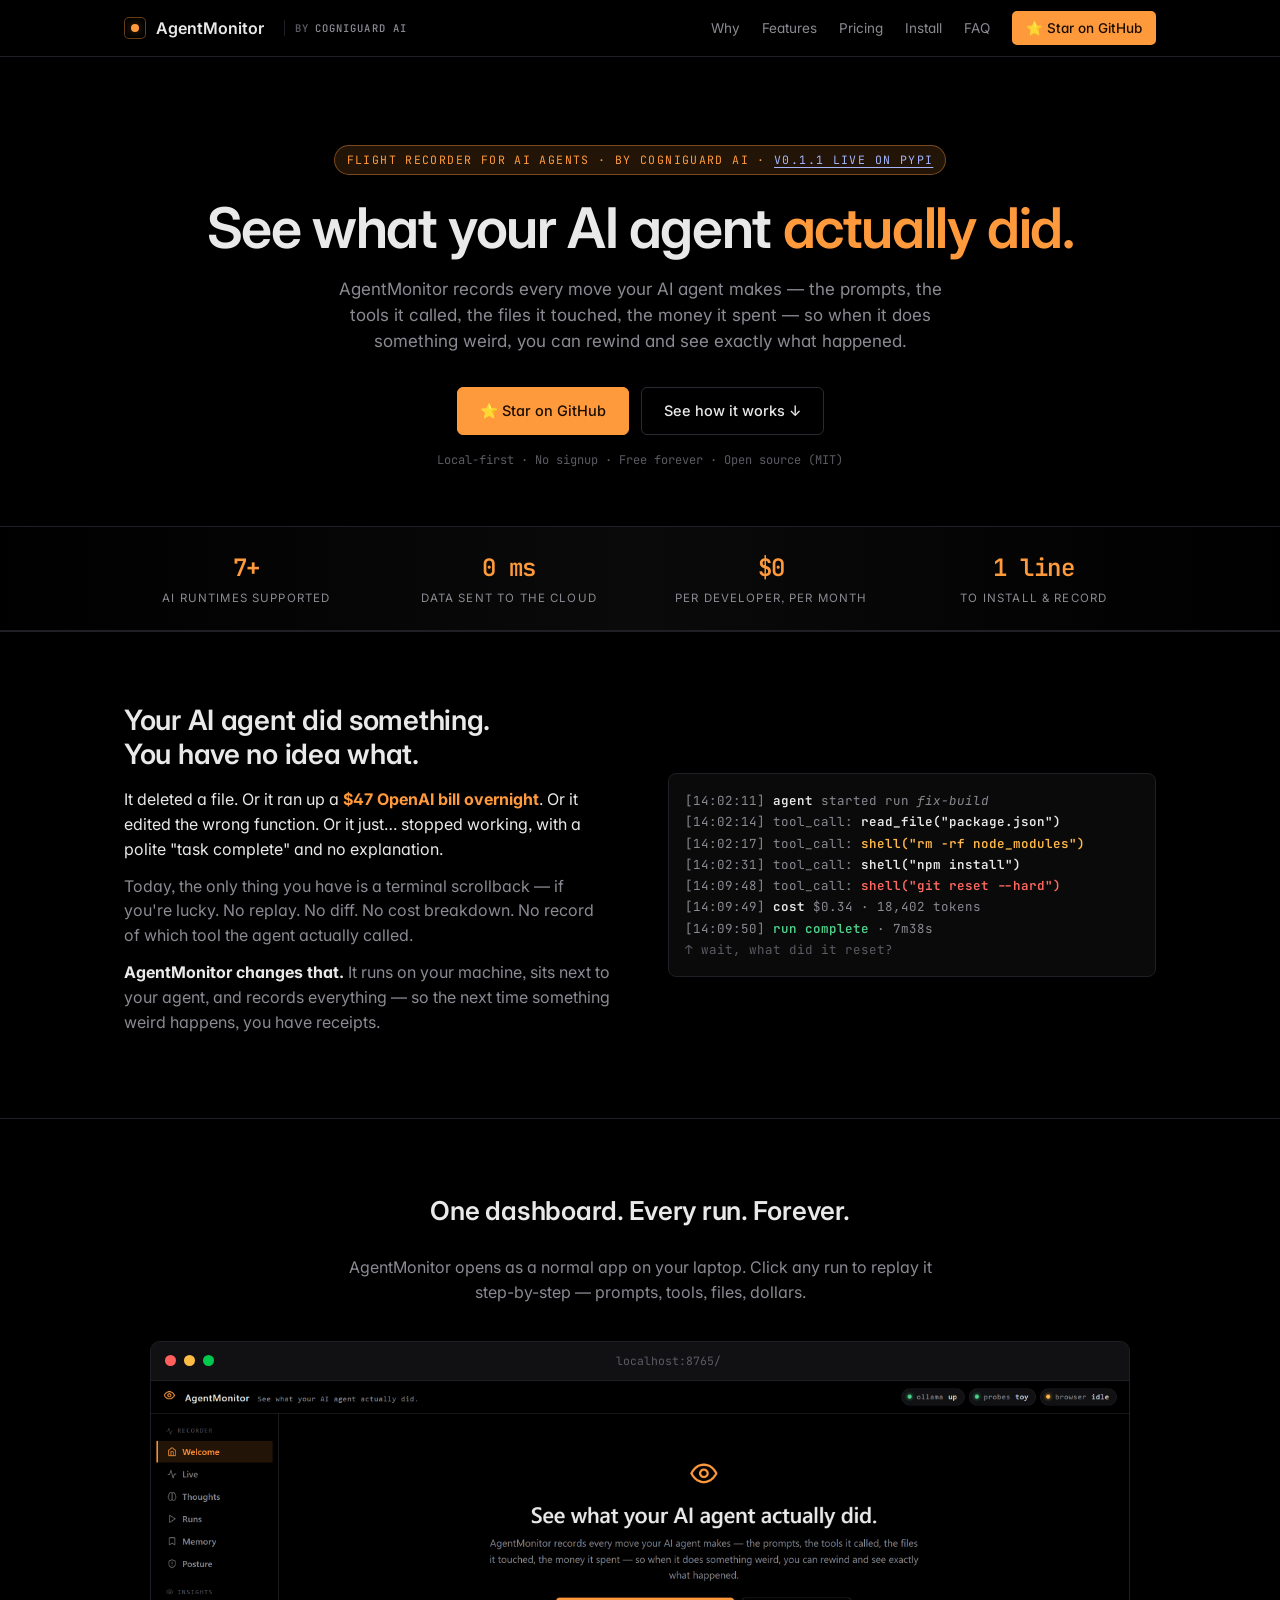
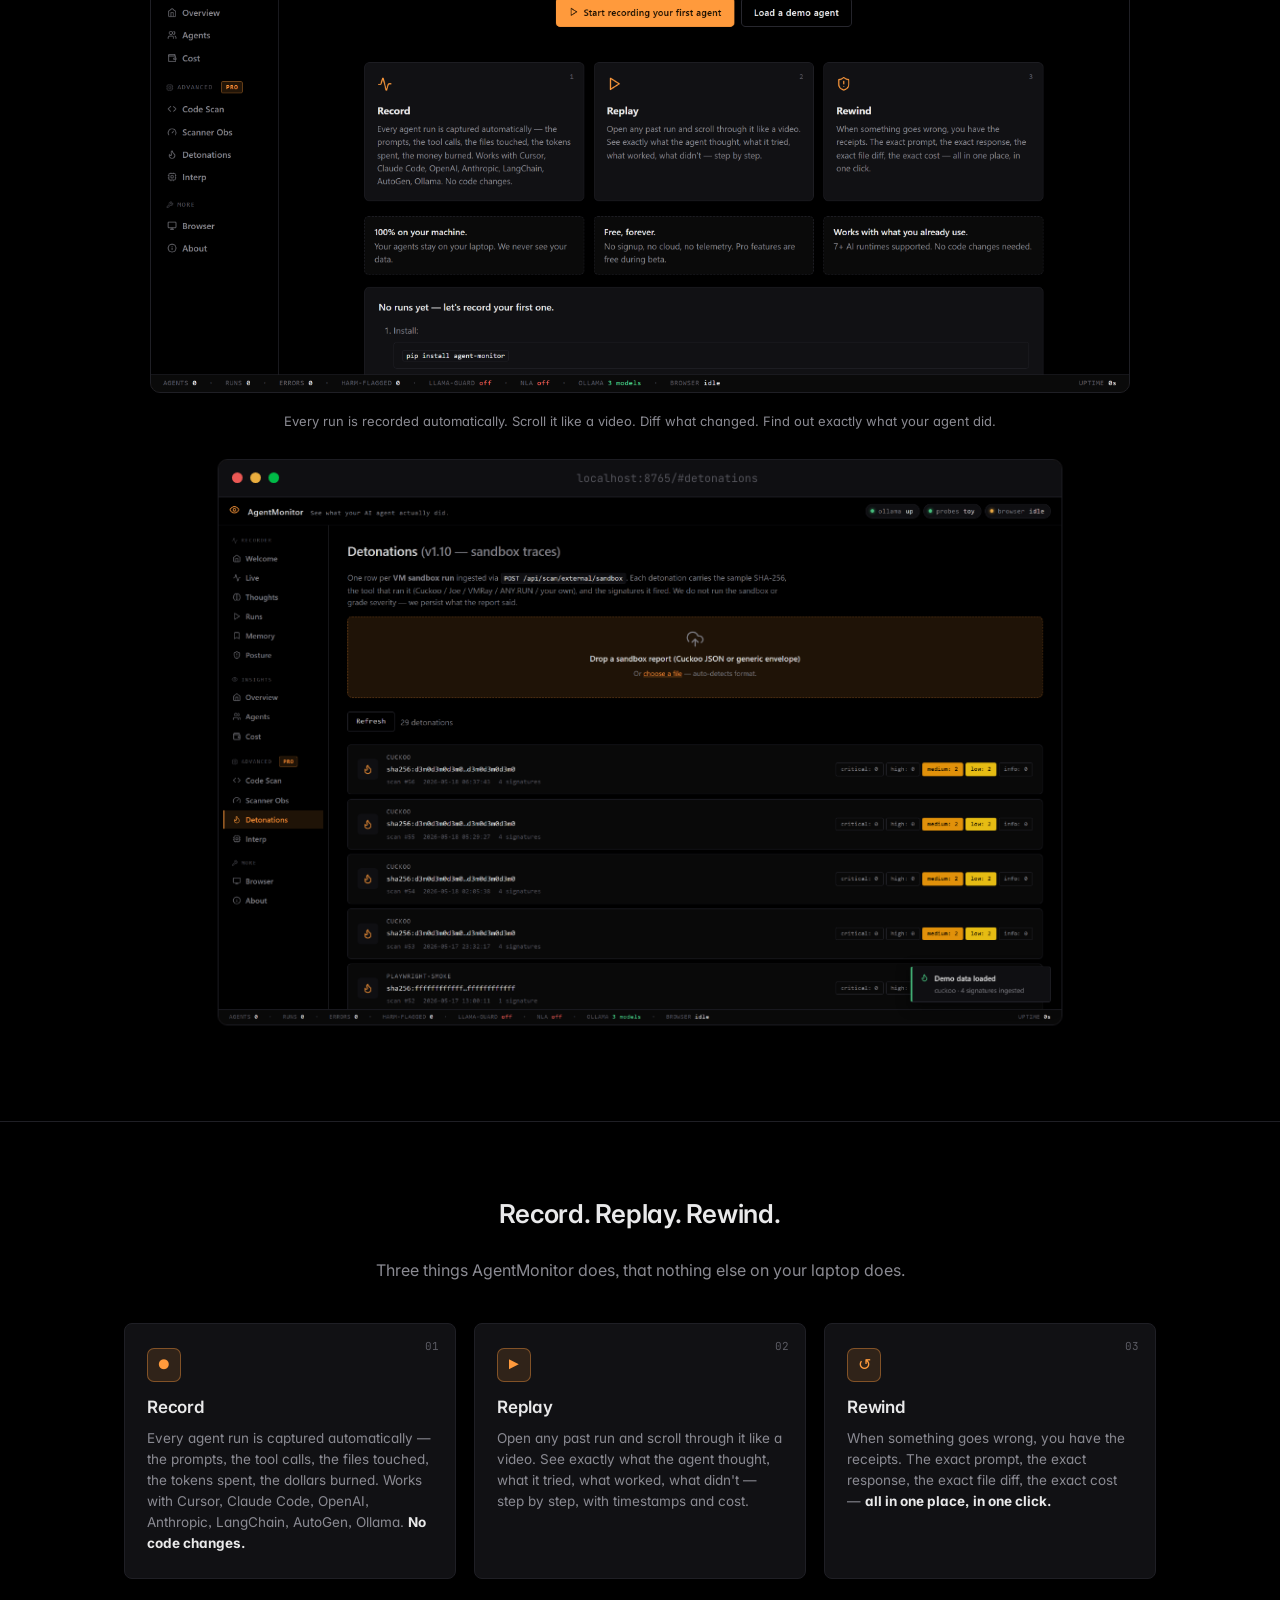
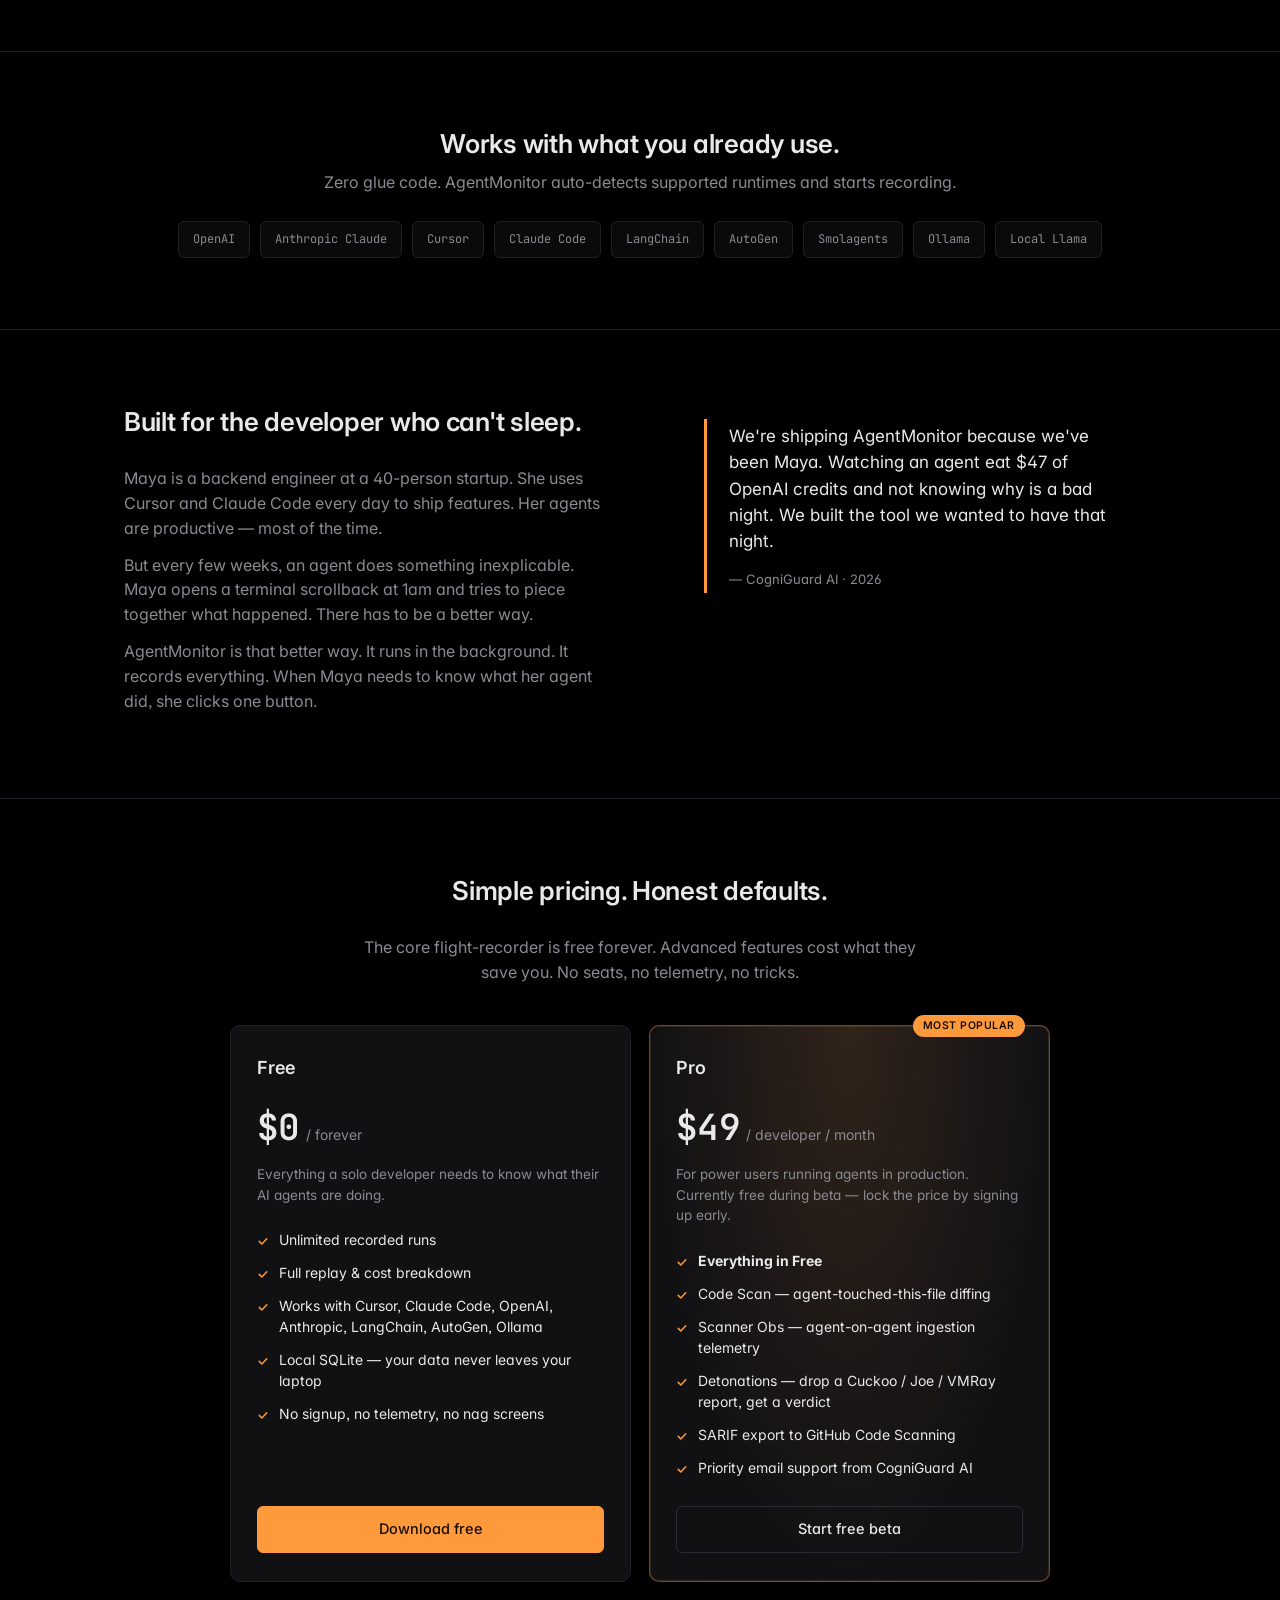
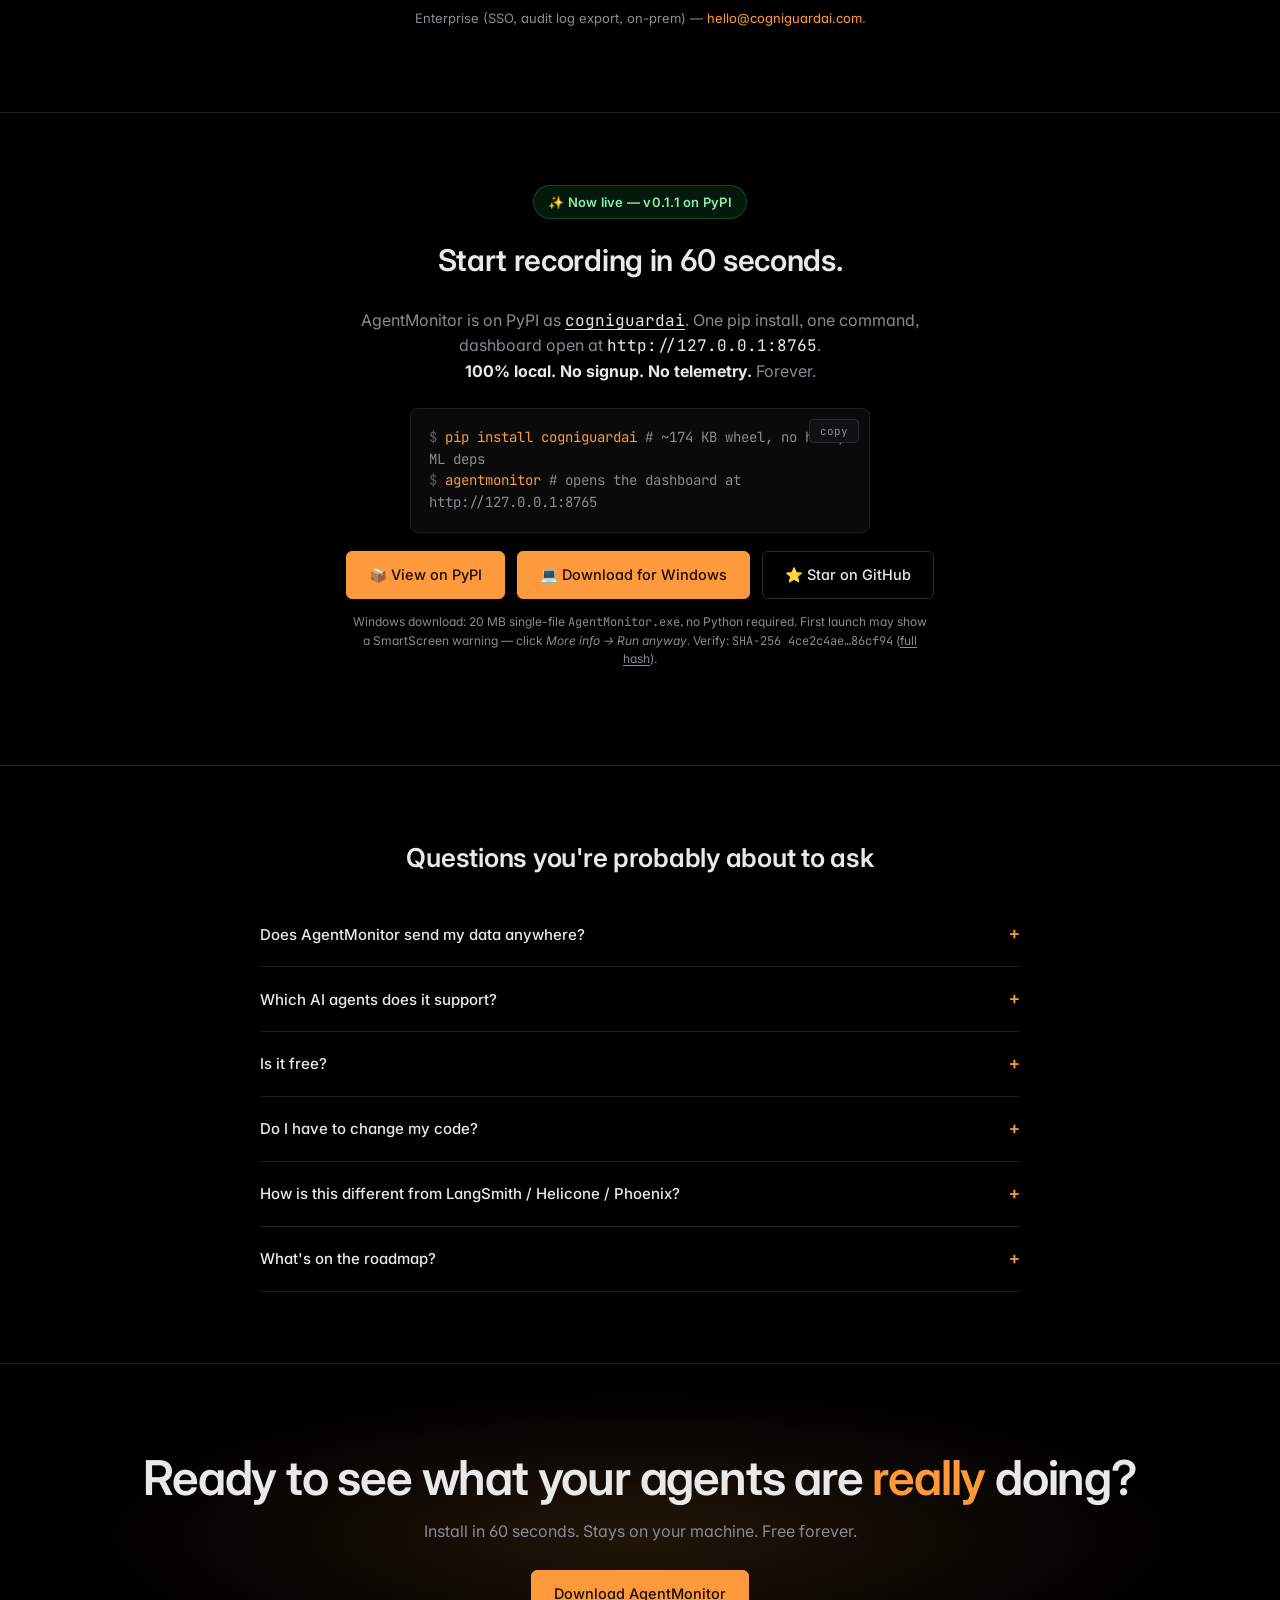
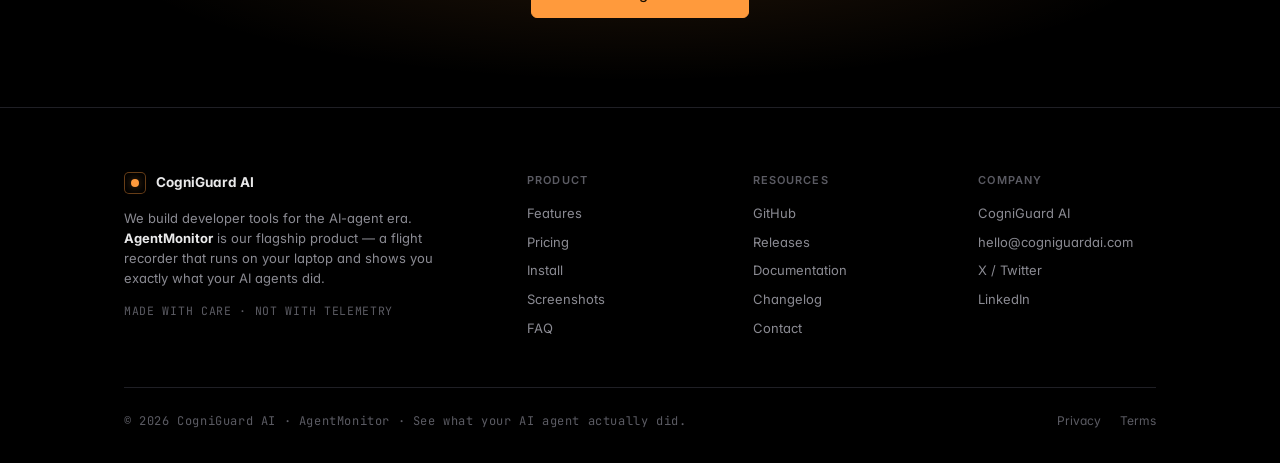
<file: marketing/index.html>
<!doctype html>
<html lang="en">
<head>
  <meta charset="utf-8" />
  <meta name="viewport" content="width=device-width, initial-scale=1, viewport-fit=cover" />
  <title>AgentMonitor by CogniGuard AI — See what your AI agent actually did.</title>

  <!-- SEO ----------------------------------------------------------- -->
  <meta name="description"
        content="AgentMonitor is a flight recorder for AI agents. It records every prompt, tool call, file touched and dollar spent — so when your agent does something weird, you can rewind and see exactly what happened. Free, local-first, no signup. Made by CogniGuard AI." />
  <meta name="keywords"
        content="AI agent monitoring, agent observability, LLM observability, AI flight recorder, agent debugging, Claude Code, Cursor, Anthropic, OpenAI, LangChain, AutoGen, agent replay, prompt logging, CogniGuard AI" />
  <meta name="author" content="CogniGuard AI" />
  <meta name="theme-color" content="#000000" />
  <link rel="canonical" href="https://cogniguardai.com/" />

  <!-- Open Graph (Facebook, LinkedIn, Discord, Slack, …) ------------- -->
  <meta property="og:type"        content="website" />
  <meta property="og:site_name"   content="CogniGuard AI" />
  <meta property="og:title"       content="AgentMonitor — See what your AI agent actually did." />
  <meta property="og:description" content="A flight recorder for AI agents by CogniGuard AI. Records every prompt, tool call, file touched and dollar spent — so when your agent does something weird, you can rewind and see exactly what happened." />
  <meta property="og:url"         content="https://cogniguardai.com/" />
  <meta property="og:image"       content="https://cogniguardai.com/og.png" />
  <meta property="og:image:alt"   content="AgentMonitor dashboard — dark UI with amber accents showing a recorded agent run, prompt, tools called and cost." />
  <meta property="og:image:width"  content="1200" />
  <meta property="og:image:height" content="630" />

  <!-- Twitter / X --------------------------------------------------- -->
  <meta name="twitter:card"        content="summary_large_image" />
  <meta name="twitter:title"       content="AgentMonitor — See what your AI agent actually did." />
  <meta name="twitter:description" content="A flight recorder for AI agents by CogniGuard AI. Records every prompt, tool call, file touched and dollar spent. Local-first. Free." />
  <meta name="twitter:image"       content="https://cogniguardai.com/og.png" />
  <meta name="twitter:image:alt"   content="AgentMonitor dashboard screenshot" />

  <!-- Structured data --------------------------------------------------
       Two graphs: the Organization (CogniGuard AI) is the publisher of
       the SoftwareApplication (AgentMonitor). Google merges both into
       the knowledge panel. -->
  <script type="application/ld+json">
  {
    "@context": "https://schema.org",
    "@graph": [
      {
        "@type": "Organization",
        "@id": "https://cogniguardai.com/#org",
        "name": "CogniGuard AI",
        "url": "https://cogniguardai.com/",
        "logo": "https://cogniguardai.com/og.png",
        "description": "CogniGuard AI builds developer tools for the AI-agent era. AgentMonitor is our flagship product."
      },
      {
        "@type": "SoftwareApplication",
        "name": "AgentMonitor",
        "applicationCategory": "DeveloperApplication",
        "operatingSystem": "Windows, macOS, Linux",
        "description": "A flight recorder for AI agents. Records every prompt, tool call, file touched and dollar spent — so when your agent does something weird, you can rewind and see exactly what happened.",
        "url": "https://cogniguardai.com/",
        "publisher": { "@id": "https://cogniguardai.com/#org" },
        "offers": { "@type": "Offer", "price": "0", "priceCurrency": "USD" }
      }
    ]
  }
  </script>

  <!-- Favicon (inline SVG, no extra request) ------------------------ -->
  <link rel="icon" type="image/svg+xml" href="data:image/svg+xml;utf8,<svg xmlns='http://www.w3.org/2000/svg' viewBox='0 0 32 32'><rect width='32' height='32' rx='6' fill='%23000'/><circle cx='16' cy='16' r='6' fill='none' stroke='%23ff9a3c' stroke-width='2.5'/><circle cx='16' cy='16' r='2' fill='%23ff9a3c'/></svg>" />

  <!-- Inter (display + body) for cursor-quality typography. Preconnect
       saves ~100-200ms on first paint. -->
  <link rel="preconnect" href="https://fonts.googleapis.com" />
  <link rel="preconnect" href="https://fonts.gstatic.com" crossorigin />
  <link rel="stylesheet" href="https://fonts.googleapis.com/css2?family=Inter:wght@400;500;600;700;800&family=JetBrains+Mono:wght@400;500;600&display=swap" />

  <style>
    /* AgentMonitor marketing — visual language matches the in-app
       dashboard (Claude Board black + amber). Single-file, no build,
       no external deps except a Google Font (optional). */
    :root {
      --bg:           #000;
      --bg-1:         #0a0a0a;
      --bg-2:         #111114;
      --surface:      #111114;
      --surface-2:    #17171c;
      --border:       #1f1f25;
      --border-2:     #2a2a32;
      --text:         #e9e9ea;
      --text-mute:    #8a8a92;
      --text-dim:     #5b5b63;
      --accent:       #ff9a3c;
      --accent-soft:  #ff9a3c22;
      --accent-edge:  #ff9a3c66;
      --good:         #4ed18a;
      --warn:         #ffb84a;
      --bad:          #ff6961;
      --info:         #6aa9ff;
      --mono: "JetBrains Mono", "SF Mono", "Cascadia Mono", "IBM Plex Mono", Consolas, monospace;
      --sans: "Inter", -apple-system, BlinkMacSystemFont, "Segoe UI", system-ui, sans-serif;
      /* CSS feature-flag for Inter optical-sizing on supported browsers. */
      font-optical-sizing: auto;
      font-feature-settings: "cv11", "ss01", "ss03";
    }
    *  { box-sizing: border-box; }
    html, body {
      margin: 0; padding: 0;
      background: var(--bg);
      color: var(--text);
      font-family: var(--sans);
      font-size: 16px;
      line-height: 1.55;
      -webkit-font-smoothing: antialiased;
      -moz-osx-font-smoothing: grayscale;
      text-rendering: optimizeLegibility;
    }
    /* Selection -- amber on black, never white. */
    ::selection { background: var(--accent); color: #1a0e00; }
    /* Focus outline -- amber square (better than the browser default blue). */
    :focus-visible {
      outline: 2px solid var(--accent);
      outline-offset: 3px;
      border-radius: 4px;
    }
    a { color: var(--accent); text-decoration: none; }
    a:hover { text-decoration: underline; }
    code, pre { font-family: var(--mono); }

    /* ---------- shell ---------- */
    .wrap { max-width: 1080px; margin: 0 auto; padding: 0 24px; }
    section { padding: 72px 0; border-top: 1px solid var(--border); }
    section:first-of-type { border-top: 0; }
    h1, h2, h3 { font-weight: 600; letter-spacing: -0.01em; }
    h2 { font-size: 26px; margin: 0 0 24px 0; }
    h3 { font-size: 17px; margin: 0 0 8px 0; }
    p  { color: var(--text-mute); margin: 0 0 12px 0; }
    .muted { color: var(--text-mute); }
    .mono  { font-family: var(--mono); }

    /* ---------- header ---------- */
    header.site {
      position: sticky; top: 0; z-index: 10;
      background: rgba(0,0,0,0.85);
      backdrop-filter: saturate(160%) blur(10px);
      -webkit-backdrop-filter: saturate(160%) blur(10px);
      border-bottom: 1px solid var(--border);
    }
    .site-inner {
      display: flex; align-items: center; justify-content: space-between;
      height: 56px;
    }
    .brand {
      display: flex; align-items: center; gap: 10px;
      font-weight: 600; color: var(--text);
    }
    .brand-dot {
      width: 22px; height: 22px;
      border-radius: 5px;
      background: #000;
      border: 1px solid var(--accent-edge);
      display: inline-flex; align-items: center; justify-content: center;
    }
    .brand-dot::after {
      content: ""; width: 8px; height: 8px;
      border-radius: 50%;
      background: var(--accent);
      box-shadow: 0 0 8px var(--accent-edge);
    }
    .nav { display: flex; gap: 22px; align-items: center; font-size: 13.5px; }
    .nav a { color: var(--text-mute); }
    .nav a:hover { color: var(--text); text-decoration: none; }
    .nav .cta {
      padding: 7px 14px; border-radius: 5px;
      background: var(--accent); color: #1a0e00;
      font-weight: 500;
    }
    .nav .cta:hover { background: #ffb066; }
    @media (max-width: 640px) {
      .nav a:not(.cta) { display: none; }
    }

    /* ---------- hero ---------- */
    .hero {
      text-align: center;
      padding: 88px 0 56px 0;
    }
    .hero-eyebrow {
      display: inline-block;
      font-family: var(--mono);
      font-size: 11.5px;
      letter-spacing: 0.12em;
      text-transform: uppercase;
      color: var(--accent);
      padding: 5px 12px;
      border: 1px solid var(--accent-edge);
      background: var(--accent-soft);
      border-radius: 20px;
      margin-bottom: 24px;
    }
    .hero h1 {
      font-size: clamp(34px, 6vw, 56px);
      line-height: 1.05;
      margin: 0 0 18px 0;
      letter-spacing: -0.025em;
    }
    .hero h1 .accent { color: var(--accent); }
    .hero-sub {
      max-width: 640px; margin: 0 auto 32px auto;
      font-size: 17px;
      color: var(--text-mute);
      line-height: 1.55;
    }
    .hero-cta {
      display: flex; gap: 12px; justify-content: center; flex-wrap: wrap;
      margin-bottom: 16px;
    }
    .btn {
      display: inline-flex; align-items: center; gap: 8px;
      padding: 12px 22px;
      border-radius: 6px;
      font-family: var(--sans);
      font-size: 14.5px;
      font-weight: 500;
      cursor: pointer;
      transition: transform 80ms ease, background 120ms ease,
                  border-color 120ms ease, color 120ms ease;
    }
    .btn-primary {
      background: var(--accent); color: #1a0e00;
      border: 1px solid var(--accent);
    }
    .btn-primary:hover { transform: translateY(-1px); background: #ffb066; text-decoration: none; }
    .btn-ghost {
      background: transparent; color: var(--text);
      border: 1px solid var(--border-2);
    }
    .btn-ghost:hover { border-color: var(--accent-edge); color: var(--accent); text-decoration: none; }
    .hero-tiny {
      font-family: var(--mono);
      font-size: 12px;
      color: var(--text-dim);
      margin-top: 4px;
    }

    /* ---------- problem ---------- */
    .problem {
      display: grid;
      grid-template-columns: 1fr 1fr;
      gap: 56px;
      align-items: center;
    }
    @media (max-width: 760px) { .problem { grid-template-columns: 1fr; gap: 32px; } }
    .problem h2 { font-size: 28px; line-height: 1.2; margin-bottom: 16px; }
    .problem .punch { color: var(--text); }
    .problem .punch strong { color: var(--accent); }
    .problem .scroll-card {
      background: var(--bg-1);
      border: 1px solid var(--border);
      border-radius: 8px;
      padding: 16px;
      font-family: var(--mono);
      font-size: 12.5px;
      line-height: 1.7;
      color: var(--text-mute);
    }
    .problem .scroll-card .ln { display: block; }
    .problem .scroll-card .ln strong { color: var(--text); font-weight: 600; }
    .problem .scroll-card .ln.warn  strong { color: var(--warn); }
    .problem .scroll-card .ln.bad   strong { color: var(--bad); }
    .problem .scroll-card .ln.good  strong { color: var(--good); }

    /* ---------- demo (screenshot placeholder) ---------- */
    .demo { text-align: center; }
    .demo-frame {
      max-width: 980px; margin: 0 auto;
      border: 1px solid var(--border);
      border-radius: 10px;
      background: var(--bg-1);
      overflow: hidden;
      box-shadow: 0 30px 60px rgba(0,0,0,0.6),
                  0 0 0 1px var(--accent-soft) inset;
    }
    .demo-titlebar {
      display: flex; align-items: center; gap: 8px;
      padding: 10px 14px;
      background: var(--bg-2);
      border-bottom: 1px solid var(--border);
    }
    .demo-titlebar .dot { width: 11px; height: 11px; border-radius: 50%; }
    .demo-titlebar .dot.r { background: #ff605c; }
    .demo-titlebar .dot.y { background: #ffbd44; }
    .demo-titlebar .dot.g { background: #00ca4e; }
    .demo-titlebar .url {
      flex: 1; text-align: center;
      font-family: var(--mono); font-size: 11.5px;
      color: var(--text-dim);
    }
    .demo-body {
      display: grid;
      grid-template-columns: 200px 1fr;
      min-height: 360px;
    }
    @media (max-width: 760px) { .demo-body { grid-template-columns: 1fr; } }
    .demo-sidebar {
      background: var(--surface);
      border-right: 1px solid var(--border);
      padding: 14px 12px;
      font-size: 12px;
      text-align: left;
    }
    .demo-sb-group {
      font-family: var(--mono); font-size: 9.5px;
      letter-spacing: 0.12em; text-transform: uppercase;
      color: var(--text-dim);
      padding: 10px 6px 4px 6px;
    }
    .demo-sb-item {
      display: block; padding: 5px 8px;
      color: var(--text-mute); border-radius: 4px;
    }
    .demo-sb-item.active {
      background: var(--accent-soft);
      color: var(--accent);
      border-left: 2px solid var(--accent);
      padding-left: 6px;
    }
    .demo-main {
      padding: 22px 24px;
      text-align: left;
    }
    .demo-h1 {
      font-size: 22px; margin: 0 0 8px 0; color: var(--text);
    }
    .demo-meta {
      font-family: var(--mono); font-size: 11.5px;
      color: var(--text-dim); margin-bottom: 18px;
    }
    .demo-row {
      display: grid;
      grid-template-columns: 90px 1fr;
      gap: 14px;
      padding: 10px 0;
      border-top: 1px dashed var(--border);
      font-size: 12.5px;
    }
    .demo-row:first-of-type { border-top: 0; }
    .demo-row .k {
      font-family: var(--mono); font-size: 10.5px;
      letter-spacing: 0.08em; text-transform: uppercase;
      color: var(--text-dim);
    }
    .demo-row .v { color: var(--text); }
    .demo-chip {
      display: inline-block; padding: 1px 7px;
      border: 1px solid var(--border-2); border-radius: 3px;
      font-family: var(--mono); font-size: 10.5px;
      color: var(--text-mute);
      margin-right: 4px;
    }
    .demo-chip.accent { color: var(--accent); border-color: var(--accent-edge); background: var(--accent-soft); }
    .demo-chip.good   { color: var(--good);   border-color: #4ed18a44; }
    .demo-chip.warn   { color: var(--warn);   border-color: #ffb84a44; }
    .demo-caption {
      margin-top: 18px;
      font-size: 13px;
      color: var(--text-mute);
    }
    /* Real product screenshot inside .demo-frame -- replaces the
       legacy mock-up (.demo-body/.demo-sidebar/.demo-main, kept above
       only to avoid stylesheet churn). */
    .demo-shot {
      display: block;
      width: 100%;
      height: auto;
      background: var(--bg-1);
    }
    .demo-frame-secondary {
      max-width: 880px;
      margin: 28px auto 0 auto;
      opacity: 0.92;
      transform: scale(0.96);
      transform-origin: top center;
    }

    /* ---------- features 3-up ---------- */
    .features {
      display: grid;
      grid-template-columns: repeat(3, 1fr);
      gap: 18px;
    }
    @media (max-width: 880px) { .features { grid-template-columns: 1fr; } }
    .feature {
      position: relative;
      padding: 24px 22px;
      border: 1px solid var(--border);
      border-radius: 8px;
      background: var(--surface);
    }
    .feature .num {
      position: absolute; top: 14px; right: 16px;
      font-family: var(--mono); font-size: 11px; color: var(--text-dim);
    }
    .feature .ic {
      display: inline-flex; align-items: center; justify-content: center;
      width: 34px; height: 34px; border-radius: 7px;
      background: var(--accent-soft);
      border: 1px solid var(--accent-edge);
      color: var(--accent);
      margin-bottom: 12px;
      font-family: var(--mono); font-size: 16px;
    }
    .feature h3 { color: var(--text); }
    .feature p { font-size: 13.5px; margin: 0; }

    /* ---------- "works with" strip ---------- */
    .works {
      text-align: center;
    }
    .works h2 { margin-bottom: 6px; }
    .works .sub { margin-bottom: 26px; }
    .works-grid {
      display: flex;
      flex-wrap: wrap;
      justify-content: center;
      gap: 10px;
    }
    .works-grid .tag {
      padding: 8px 14px;
      border: 1px solid var(--border);
      border-radius: 6px;
      background: var(--bg-1);
      font-family: var(--mono);
      font-size: 12px;
      color: var(--text-mute);
    }

    /* ---------- who-for ---------- */
    .who {
      display: grid;
      grid-template-columns: 1fr 1fr;
      gap: 48px;
    }
    @media (max-width: 760px) { .who { grid-template-columns: 1fr; } }
    .who-quote {
      border-left: 3px solid var(--accent);
      padding: 4px 0 4px 22px;
      color: var(--text);
      font-size: 17px;
      line-height: 1.55;
    }
    .who-quote cite {
      display: block; margin-top: 14px;
      font-size: 13px; font-style: normal;
      color: var(--text-mute);
    }

    /* ---------- install ---------- */
    .install { text-align: center; }
    .install h2 { font-size: 30px; }
    .install p { max-width: 580px; margin: 0 auto 24px auto; }
    .install-code {
      max-width: 460px; margin: 0 auto;
      background: var(--bg-1);
      border: 1px solid var(--border);
      border-radius: 8px;
      padding: 18px;
      font-family: var(--mono);
      font-size: 14px;
      color: var(--text);
      text-align: left;
      position: relative;
    }
    .install-code .prompt { color: var(--text-dim); user-select: none; }
    .install-code .cmd    { color: var(--accent); }
    .install-copy {
      position: absolute; top: 10px; right: 10px;
      padding: 4px 10px;
      background: var(--bg-2);
      border: 1px solid var(--border-2);
      border-radius: 4px;
      color: var(--text-mute);
      font-family: var(--mono); font-size: 11px;
      cursor: pointer;
    }
    .install-copy:hover { color: var(--accent); border-color: var(--accent-edge); }
    .install-alt {
      margin-top: 18px;
      display: flex; gap: 12px; justify-content: center; flex-wrap: wrap;
    }

    /* ---------- FAQ ---------- */
    .faq-list { max-width: 760px; margin: 0 auto; }
    details.faq {
      border-bottom: 1px solid var(--border);
      padding: 18px 0;
    }
    details.faq summary {
      cursor: pointer;
      list-style: none;
      font-weight: 500;
      color: var(--text);
      font-size: 15px;
      display: flex; justify-content: space-between; align-items: center;
    }
    details.faq summary::-webkit-details-marker { display: none; }
    details.faq summary::after {
      content: "+";
      color: var(--accent);
      font-family: var(--mono);
      font-size: 18px;
      margin-left: 16px;
    }
    details.faq[open] summary::after { content: "−"; }
    details.faq p {
      margin: 12px 0 0 0;
      color: var(--text-mute);
      font-size: 14px;
    }

    /* ---------- brand byline -- small "by CogniGuard AI" tag --- */
    .brand-byline {
      display: inline-flex;
      align-items: center;
      gap: 6px;
      font-family: var(--mono);
      font-size: 10.5px;
      letter-spacing: 0.10em;
      text-transform: uppercase;
      color: var(--text-dim);
      margin-left: 10px;
      padding-left: 10px;
      border-left: 1px solid var(--border);
    }
    .brand-byline strong { color: var(--text-mute); font-weight: 500; }
    @media (max-width: 540px) {
      .brand-byline { display: none; }
    }

    /* ---------- scroll-reveal animation ---------- */
    .reveal {
      opacity: 0;
      transform: translateY(14px);
      transition: opacity 600ms ease, transform 600ms ease;
      will-change: opacity, transform;
    }
    .reveal.in {
      opacity: 1;
      transform: translateY(0);
    }
    @media (prefers-reduced-motion: reduce) {
      .reveal { opacity: 1; transform: none; transition: none; }
    }

    /* ---------- stats strip (below hero) ---------- */
    .stats-strip {
      border-top: 1px solid var(--border);
      border-bottom: 1px solid var(--border);
      background: linear-gradient(to right,
        transparent 0%, var(--bg-1) 50%, transparent 100%);
      padding: 22px 0;
    }
    .stats-grid {
      display: grid;
      grid-template-columns: repeat(4, 1fr);
      gap: 18px;
      text-align: center;
    }
    @media (max-width: 760px) {
      .stats-grid { grid-template-columns: repeat(2, 1fr); gap: 22px; }
    }
    .stat-num {
      font-family: var(--mono);
      font-size: 24px;
      font-weight: 600;
      color: var(--accent);
      letter-spacing: -0.02em;
    }
    .stat-label {
      font-size: 11.5px;
      color: var(--text-mute);
      text-transform: uppercase;
      letter-spacing: 0.10em;
      margin-top: 4px;
    }

    /* ---------- pricing ---------- */
    .pricing-grid {
      display: grid;
      grid-template-columns: repeat(2, 1fr);
      gap: 18px;
      max-width: 820px;
      margin: 0 auto;
    }
    @media (max-width: 720px) { .pricing-grid { grid-template-columns: 1fr; } }
    .price-card {
      position: relative;
      padding: 28px 26px;
      border: 1px solid var(--border);
      border-radius: 10px;
      background: var(--surface);
      display: flex; flex-direction: column;
    }
    .price-card.featured {
      border-color: var(--accent-edge);
      background:
        radial-gradient(ellipse at top, var(--accent-soft) 0%, transparent 70%),
        var(--surface);
      box-shadow: 0 0 0 1px var(--accent-soft) inset;
    }
    .price-card.featured::before {
      content: "Most popular";
      position: absolute; top: -11px; right: 24px;
      padding: 3px 10px;
      background: var(--accent); color: #1a0e00;
      font-size: 10.5px; font-weight: 600;
      letter-spacing: 0.05em;
      text-transform: uppercase;
      border-radius: 12px;
    }
    .price-card h3 {
      font-size: 18px; margin: 0 0 4px 0; color: var(--text);
    }
    .price-card .price-tag {
      display: flex; align-items: baseline; gap: 6px;
      margin: 14px 0 8px 0;
    }
    .price-card .price-amount {
      font-family: var(--mono);
      font-size: 36px; font-weight: 600;
      color: var(--text);
      letter-spacing: -0.02em;
    }
    .price-card .price-unit {
      color: var(--text-mute);
      font-size: 14px;
    }
    .price-card .price-sub {
      color: var(--text-mute);
      font-size: 13.5px;
      margin: 0 0 18px 0;
      min-height: 38px;
    }
    .price-card ul {
      list-style: none; padding: 0; margin: 0 0 22px 0;
      flex: 1;
    }
    .price-card ul li {
      position: relative;
      padding: 6px 0 6px 22px;
      font-size: 14px;
      color: var(--text);
      line-height: 1.5;
    }
    .price-card ul li::before {
      content: "";
      position: absolute;
      left: 0; top: 12px;
      width: 12px; height: 12px;
      background-image: url("data:image/svg+xml;utf8,<svg xmlns='http://www.w3.org/2000/svg' viewBox='0 0 16 16' fill='none' stroke='%23ff9a3c' stroke-width='2' stroke-linecap='round' stroke-linejoin='round'><path d='M3 8.5l3.5 3.5L13 5'/></svg>");
      background-size: contain; background-repeat: no-repeat;
    }
    .price-card .price-cta {
      display: block; text-align: center;
      padding: 11px 18px;
      border-radius: 6px;
      font-weight: 500; font-size: 14.5px;
      transition: transform 80ms ease, background 120ms ease;
    }
    .price-card .price-cta.primary {
      background: var(--accent); color: #1a0e00;
      border: 1px solid var(--accent);
    }
    .price-card .price-cta.primary:hover {
      background: #ffb066; transform: translateY(-1px);
      text-decoration: none;
    }
    .price-card .price-cta.ghost {
      background: transparent; color: var(--text);
      border: 1px solid var(--border-2);
    }
    .price-card .price-cta.ghost:hover {
      border-color: var(--accent-edge); color: var(--accent);
      text-decoration: none;
    }

    /* ---------- big CTA before footer ---------- */
    .bigcta {
      text-align: center;
      padding: 88px 24px;
      background:
        radial-gradient(ellipse at center,
          var(--accent-soft) 0%, transparent 60%),
        var(--bg);
      border-top: 1px solid var(--border);
    }
    .bigcta h2 {
      font-size: clamp(32px, 5vw, 48px);
      line-height: 1.1;
      margin: 0 0 14px 0;
      letter-spacing: -0.025em;
    }
    .bigcta p {
      max-width: 540px; margin: 0 auto 26px auto;
      font-size: 16px;
    }

    /* ---------- footer (cursor-grade grid) ---------- */
    footer.site {
      padding: 64px 0 32px 0;
      border-top: 1px solid var(--border);
      color: var(--text-mute);
      font-size: 13.5px;
    }
    .footer-grid {
      display: grid;
      grid-template-columns: 2fr 1fr 1fr 1fr;
      gap: 48px;
      padding-bottom: 40px;
      border-bottom: 1px solid var(--border);
    }
    @media (max-width: 760px) {
      .footer-grid { grid-template-columns: 1fr 1fr; gap: 32px; }
    }
    @media (max-width: 440px) {
      .footer-grid { grid-template-columns: 1fr; }
    }
    .footer-brand .brand-mark {
      display: flex; align-items: center; gap: 10px;
      margin-bottom: 14px;
    }
    .footer-brand p {
      font-size: 13px; color: var(--text-mute);
      max-width: 320px; margin: 0 0 14px 0;
    }
    .footer-col h4 {
      font-size: 11px;
      text-transform: uppercase;
      letter-spacing: 0.10em;
      color: var(--text-dim);
      font-weight: 600;
      margin: 0 0 14px 0;
    }
    .footer-col ul { list-style: none; padding: 0; margin: 0; }
    .footer-col ul li { margin: 8px 0; }
    .footer-col a {
      color: var(--text-mute);
      font-size: 13px;
    }
    .footer-col a:hover { color: var(--accent); text-decoration: none; }
    .footer-bottom {
      padding-top: 24px;
      display: flex; justify-content: space-between; flex-wrap: wrap;
      gap: 12px;
      font-size: 12px;
      color: var(--text-dim);
    }
    .footer-bottom .brand-line {
      font-family: var(--mono);
      letter-spacing: 0.05em;
    }
    .footer-bottom .legal a {
      color: var(--text-dim); margin-left: 16px;
    }
    .footer-bottom .legal a:hover { color: var(--text-mute); text-decoration: none; }
  </style>
</head>
<body>

<!-- ============================== HEADER ============================== -->
<header class="site">
  <div class="wrap site-inner">
    <a class="brand" href="#top">
      <span class="brand-dot" aria-hidden="true"></span>
      <span>AgentMonitor</span>
      <span class="brand-byline">by <strong>CogniGuard&nbsp;AI</strong></span>
    </a>
    <nav class="nav">
      <a href="#problem">Why</a>
      <a href="#features">Features</a>
      <a href="#pricing">Pricing</a>
      <a href="#install">Install</a>
      <a href="#faq">FAQ</a>
      <a class="cta" href="https://github.com/cogniguardai/agentmonitor" rel="noopener">&#x2B50; Star on GitHub</a>
    </nav>
  </div>
</header>

<!-- =============================== HERO =============================== -->
<a id="top"></a>
<section class="hero">
  <div class="wrap reveal">
    <div class="hero-eyebrow">Flight recorder for AI agents &middot; by CogniGuard&nbsp;AI &middot; <a href="https://pypi.org/project/cogniguardai/0.1.1/" rel="noopener" style="color:#a5b4fc; text-decoration: underline; text-underline-offset: 3px;">v0.1.1 live on PyPI</a></div>
    <h1>See what your AI agent <span class="accent">actually did.</span></h1>
    <p class="hero-sub">
      AgentMonitor records every move your AI agent makes &mdash;
      the prompts, the tools it called, the files it touched, the
      money it spent &mdash; so when it does something weird, you can
      rewind and see exactly what happened.
    </p>
    <div class="hero-cta">
      <a class="btn btn-primary" href="https://github.com/cogniguardai/agentmonitor" rel="noopener">&#x2B50; Star on GitHub</a>
      <a class="btn btn-ghost"   href="#demo">See how it works &darr;</a>
    </div>
    <div class="hero-tiny">Local-first &middot; No signup &middot; Free forever &middot; Open source (MIT)</div>
  </div>
</section>

<!-- ============================ STATS STRIP ============================
     Cursor-style trust band right after the hero. The numbers are honest
     for a beta product: integration breadth (7+ AI runtimes), zero cost,
     zero data-egress, and one-line install. Update them once we have
     real traction numbers (users / runs recorded). -->
<div class="stats-strip">
  <div class="wrap">
    <div class="stats-grid">
      <div>
        <div class="stat-num">7+</div>
        <div class="stat-label">AI runtimes supported</div>
      </div>
      <div>
        <div class="stat-num">0&nbsp;ms</div>
        <div class="stat-label">Data sent to the cloud</div>
      </div>
      <div>
        <div class="stat-num">$0</div>
        <div class="stat-label">Per developer, per month</div>
      </div>
      <div>
        <div class="stat-num">1&nbsp;line</div>
        <div class="stat-label">To install &amp; record</div>
      </div>
    </div>
  </div>
</div>

<!-- ============================ THE PROBLEM ============================ -->
<section id="problem">
  <div class="wrap problem reveal">
    <div>
      <h2>Your AI agent did something. <br/>You have no idea what.</h2>
      <p class="punch">
        It deleted a file. Or it ran up a <strong>$47 OpenAI bill overnight</strong>.
        Or it edited the wrong function. Or it just… stopped working,
        with a polite "task complete" and no explanation.
      </p>
      <p>
        Today, the only thing you have is a terminal scrollback —
        if you're lucky. No replay. No diff. No cost breakdown. No
        record of which tool the agent actually called.
      </p>
      <p>
        <strong style="color: var(--text);">AgentMonitor changes that.</strong>
        It runs on your machine, sits next to your agent, and records
        everything — so the next time something weird happens, you
        have receipts.
      </p>
    </div>
    <div class="scroll-card" aria-hidden="true">
      <span class="ln">[14:02:11] <strong>agent</strong> started run <em>fix-build</em></span>
      <span class="ln">[14:02:14] tool_call: <strong>read_file("package.json")</strong></span>
      <span class="ln warn">[14:02:17] tool_call: <strong>shell("rm -rf node_modules")</strong></span>
      <span class="ln">[14:02:31] tool_call: <strong>shell("npm install")</strong></span>
      <span class="ln bad">[14:09:48] tool_call: <strong>shell("git reset --hard")</strong></span>
      <span class="ln">[14:09:49] <strong>cost</strong> $0.34 · 18,402 tokens</span>
      <span class="ln good">[14:09:50] <strong>run complete</strong> · 7m38s</span>
      <span class="ln muted" style="color: var(--text-dim);">                ↑ wait, what did it reset?</span>
    </div>
  </div>
</section>

<!-- ============================== DEMO ================================ -->
<section id="demo" class="demo">
  <div class="wrap reveal">
    <h2 style="text-align: center;">One dashboard. Every run. Forever.</h2>
    <p style="text-align: center; max-width: 600px; margin: 0 auto 36px;">
      AgentMonitor opens as a normal app on your laptop. Click any run
      to replay it step-by-step — prompts, tools, files, dollars.
    </p>

    <div class="demo-frame">
      <div class="demo-titlebar">
        <span class="dot r"></span><span class="dot y"></span><span class="dot g"></span>
        <span class="url">localhost:8765/</span>
      </div>
      <img class="demo-shot" src="screenshot-welcome.png"
           alt="AgentMonitor dashboard — Welcome panel with Record / Replay / Rewind cards, sidebar grouped Recorder / Insights / Advanced / More, and a quick-start showing 'pip install cogniguardai'."
           loading="lazy" decoding="async" />
    </div>

    <div class="demo-caption">
      Every run is recorded automatically. Scroll it like a video.
      Diff what changed. Find out exactly what your agent did.
    </div>

    <!-- Secondary screenshot: a populated Detonations panel proves the
         product handles real ingest data, not just empty-state fixtures. -->
    <div class="demo-frame demo-frame-secondary">
      <div class="demo-titlebar">
        <span class="dot r"></span><span class="dot y"></span><span class="dot g"></span>
        <span class="url">localhost:8765/#detonations</span>
      </div>
      <img class="demo-shot" src="screenshot-detonations.png"
           alt="AgentMonitor Detonations panel — list of sandbox detonations with severity chips, sample SHA-256 hashes, and a green 'Demo data loaded' toast."
           loading="lazy" decoding="async" />
    </div>
  </div>
</section>

<!-- ============================= FEATURES ============================= -->
<section id="features">
  <div class="wrap reveal">
    <h2 style="text-align: center;">Record. Replay. Rewind.</h2>
    <p style="text-align: center; max-width: 600px; margin: 0 auto 40px;">
      Three things AgentMonitor does, that nothing else on your laptop does.
    </p>

    <div class="features">
      <div class="feature">
        <span class="num">01</span>
        <div class="ic">●</div>
        <h3>Record</h3>
        <p>
          Every agent run is captured automatically — the prompts,
          the tool calls, the files touched, the tokens spent, the
          dollars burned. Works with Cursor, Claude Code, OpenAI,
          Anthropic, LangChain, AutoGen, Ollama. <strong style="color: var(--text);">No code changes.</strong>
        </p>
      </div>
      <div class="feature">
        <span class="num">02</span>
        <div class="ic">▶</div>
        <h3>Replay</h3>
        <p>
          Open any past run and scroll through it like a video. See
          exactly what the agent thought, what it tried, what
          worked, what didn't — step by step, with timestamps and
          cost.
        </p>
      </div>
      <div class="feature">
        <span class="num">03</span>
        <div class="ic">↺</div>
        <h3>Rewind</h3>
        <p>
          When something goes wrong, you have the receipts. The
          exact prompt, the exact response, the exact file diff, the
          exact cost — <strong style="color: var(--text);">all in one place, in one click.</strong>
        </p>
      </div>
    </div>
  </div>
</section>

<!-- ============================= WORKS WITH =========================== -->
<section class="works">
  <div class="wrap reveal">
    <h2>Works with what you already use.</h2>
    <p class="sub">Zero glue code. AgentMonitor auto-detects supported runtimes and starts recording.</p>
    <div class="works-grid">
      <span class="tag">OpenAI</span>
      <span class="tag">Anthropic Claude</span>
      <span class="tag">Cursor</span>
      <span class="tag">Claude Code</span>
      <span class="tag">LangChain</span>
      <span class="tag">AutoGen</span>
      <span class="tag">Smolagents</span>
      <span class="tag">Ollama</span>
      <span class="tag">Local Llama</span>
    </div>
  </div>
</section>

<!-- ============================= WHO IT'S FOR ========================= -->
<section id="who">
  <div class="wrap who reveal">
    <div>
      <h2>Built for the developer who can't sleep.</h2>
      <p>
        Maya is a backend engineer at a 40-person startup. She uses
        Cursor and Claude Code every day to ship features. Her
        agents are productive — most of the time.
      </p>
      <p>
        But every few weeks, an agent does something inexplicable.
        Maya opens a terminal scrollback at 1am and tries to piece
        together what happened. There has to be a better way.
      </p>
      <p>
        AgentMonitor is that better way. It runs in the background.
        It records everything. When Maya needs to know what her
        agent did, she clicks one button.
      </p>
    </div>
    <div>
      <blockquote class="who-quote">
        We're shipping AgentMonitor because we've been Maya. Watching
        an agent eat $47 of OpenAI credits and not knowing why is a
        bad night. We built the tool we wanted to have that night.
        <cite>— CogniGuard&nbsp;AI · 2026</cite>
      </blockquote>
    </div>
  </div>
</section>

<!-- ============================== PRICING =============================
     Two tiers. Free is the honest default for Maya; Pro is the soft
     monetization signal for power users who want sandbox / detonations
     / SARIF export. Locked in BRAND.md §9. -->
<section id="pricing">
  <div class="wrap reveal">
    <h2 style="text-align: center;">Simple pricing. Honest defaults.</h2>
    <p style="text-align: center; max-width: 580px; margin: 0 auto 40px;">
      The core flight-recorder is free forever. Advanced features
      cost what they save you. No seats, no telemetry, no tricks.
    </p>

    <div class="pricing-grid">

      <!-- Free tier -->
      <div class="price-card">
        <h3>Free</h3>
        <div class="price-tag">
          <span class="price-amount">$0</span>
          <span class="price-unit">/ forever</span>
        </div>
        <p class="price-sub">
          Everything a solo developer needs to know what their AI
          agents are doing.
        </p>
        <ul>
          <li>Unlimited recorded runs</li>
          <li>Full replay &amp; cost breakdown</li>
          <li>Works with Cursor, Claude Code, OpenAI, Anthropic, LangChain, AutoGen, Ollama</li>
          <li>Local SQLite — your data never leaves your laptop</li>
          <li>No signup, no telemetry, no nag screens</li>
        </ul>
        <a class="price-cta primary" href="#install">Download free</a>
      </div>

      <!-- Pro tier -->
      <div class="price-card featured">
        <h3>Pro</h3>
        <div class="price-tag">
          <span class="price-amount">$49</span>
          <span class="price-unit">/ developer / month</span>
        </div>
        <p class="price-sub">
          For power users running agents in production. Currently free
          during beta — lock the price by signing up early.
        </p>
        <ul>
          <li><strong>Everything in Free</strong></li>
          <li>Code Scan — agent-touched-this-file diffing</li>
          <li>Scanner Obs — agent-on-agent ingestion telemetry</li>
          <li>Detonations — drop a Cuckoo / Joe / VMRay report, get a verdict</li>
          <li>SARIF export to GitHub Code Scanning</li>
          <li>Priority email support from CogniGuard&nbsp;AI</li>
        </ul>
        <a class="price-cta ghost" href="#install">Start free beta</a>
      </div>

    </div>

    <p style="text-align: center; margin-top: 26px; color: var(--text-mute); font-size: 13px;">
      Enterprise (SSO, audit log export, on-prem) — <a href="mailto:hello@cogniguardai.com">hello@cogniguardai.com</a>.
    </p>
  </div>
</section>

<!-- ============================== INSTALL ============================= -->
<section id="install" class="install">
  <div class="wrap reveal">
    <div style="display: inline-block; padding: 6px 14px; border-radius: 999px; background: rgba(34,197,94,0.12); color: #86efac; font-size: 13px; font-weight: 600; letter-spacing: 0.02em; margin-bottom: 18px; border: 1px solid rgba(34,197,94,0.3);">
      &#x2728; Now live &mdash; v0.1.1 on PyPI
    </div>
    <h2>Start recording in 60 seconds.</h2>
    <p>
      AgentMonitor is on PyPI as
      <a href="https://pypi.org/project/cogniguardai/0.1.1/" rel="noopener" style="color: var(--text); text-decoration: underline; text-underline-offset: 3px;"><code>cogniguardai</code></a>.
      One pip install, one command, dashboard open at
      <code style="color: var(--text);">http://127.0.0.1:8765</code>.
      <br/><strong style="color: var(--text);">100% local. No signup. No telemetry.</strong> Forever.
    </p>

    <div class="install-code">
      <button class="install-copy" id="copy-btn" aria-label="copy install command">copy</button>
      <div><span class="prompt">$ </span><span class="cmd">pip install cogniguardai</span><span class="muted"> # ~174 KB wheel, no heavy ML deps</span></div>
      <div><span class="prompt">$ </span><span class="cmd">agentmonitor</span><span class="muted"> # opens the dashboard at http://127.0.0.1:8765</span></div>
    </div>

    <div class="install-alt">
      <a class="btn btn-primary" href="https://pypi.org/project/cogniguardai/0.1.1/" rel="noopener">&#x1F4E6; View on PyPI</a>
      <a class="btn btn-primary" href="https://github.com/cogniguardai/agentmonitor/releases/latest/download/AgentMonitor.exe" rel="noopener">&#x1F4BB; Download for Windows</a>
      <a class="btn btn-ghost"   href="https://github.com/cogniguardai/agentmonitor" rel="noopener">&#x2B50; Star on GitHub</a>
    </div>
    <p style="text-align: center; margin-top: 14px; color: var(--text-mute); font-size: 12px;">
      Windows download: 20 MB single-file <code>AgentMonitor.exe</code>, no Python required.
      First launch may show a SmartScreen warning &mdash; click <em>More info &rarr; Run anyway</em>.
      Verify: <code>SHA-256 4ce2c4ae&hellip;86cf94</code>
      (<a href="https://github.com/cogniguardai/agentmonitor/releases/tag/v0.1.1" rel="noopener" style="color: var(--text-mute); text-decoration: underline; text-underline-offset: 2px;">full hash</a>).
    </p>
  </div>
</section>

<!-- ================================ FAQ =============================== -->
<section id="faq">
  <div class="wrap reveal">
    <h2 style="text-align: center;">Questions you're probably about to ask</h2>

    <div class="faq-list">
      <details class="faq">
        <summary>Does AgentMonitor send my data anywhere?</summary>
        <p>
          No. Everything stays on your laptop. AgentMonitor runs a
          local server on <code>localhost:8765</code> and writes to
          a local SQLite database. There is no cloud, no signup,
          no telemetry. We literally cannot see your data — by design.
        </p>
      </details>

      <details class="faq">
        <summary>Which AI agents does it support?</summary>
        <p>
          Anything that calls OpenAI, Anthropic, or a local model
          via Ollama — plus framework-level integrations for
          LangChain, AutoGen, Smolagents, Cursor's agent mode, and
          Claude Code. If you're using something else, the generic
          adapter takes 3 lines.
        </p>
      </details>

      <details class="faq">
        <summary>Is it free?</summary>
        <p>
          Yes. Core recording, replay and run history are free
          forever. Advanced features like Code Scan, Scanner Obs
          and sandbox Detonations are marked <strong>PRO</strong>
          in the sidebar — they're free during beta, and will be
          paid afterwards. We'll never paywall the core flight-recorder.
        </p>
      </details>

      <details class="faq">
        <summary>Do I have to change my code?</summary>
        <p>
          For most users, no — once installed, AgentMonitor
          auto-detects supported runtimes and starts recording.
          For custom agents, wrap your run in a
          <code>with monitor(agent="my-agent"):</code> block.
          That's it.
        </p>
      </details>

      <details class="faq">
        <summary>How is this different from LangSmith / Helicone / Phoenix?</summary>
        <p>
          Those are cloud-first observability platforms for prompt
          engineers. AgentMonitor is a <strong>local-first flight
          recorder</strong> for developers who run AI agents on
          their own machine and want to know exactly what those
          agents did. Different audience, different shape.
        </p>
      </details>

      <details class="faq">
        <summary>What's on the roadmap?</summary>
        <p>
          Today: record + replay + cost. Next: agent-level
          diff-and-revert (the "rewind" button stops being
          metaphorical). After that: a kill-switch that pauses a
          running agent the moment it tries something out of
          character. See
          <!-- LAUNCH-TODO: replace https://github.com/ with the real repo URL. -->
          <a href="https://github.com/">our GitHub</a>.
        </p>
      </details>
    </div>
  </div>
</section>

<!-- =========================== BIG CTA (pre-footer) ====================
     Final ask before the footer. Cursor uses this pattern hard: one
     last big headline + one CTA. -->
<section class="bigcta">
  <div class="wrap reveal">
    <h2>Ready to see what your agents are <span style="color: var(--accent);">really</span> doing?</h2>
    <p class="muted">
      Install in 60 seconds. Stays on your machine. Free forever.
    </p>
    <a class="btn btn-primary" href="#install">Download AgentMonitor</a>
  </div>
</section>

<!-- ============================== FOOTER ============================== -->
<footer class="site">
  <div class="wrap">
    <div class="footer-grid">

      <div class="footer-brand">
        <div class="brand-mark">
          <span class="brand-dot" aria-hidden="true"></span>
          <strong style="color: var(--text);">CogniGuard&nbsp;AI</strong>
        </div>
        <p>
          We build developer tools for the AI-agent era.
          <strong style="color: var(--text);">AgentMonitor</strong> is our
          flagship product — a flight recorder that runs on your laptop
          and shows you exactly what your AI agents did.
        </p>
        <p style="font-family: var(--mono); font-size: 11.5px; letter-spacing: 0.06em; color: var(--text-dim);">
          MADE WITH CARE · NOT WITH TELEMETRY
        </p>
      </div>

      <div class="footer-col">
        <h4>Product</h4>
        <ul>
          <li><a href="#features">Features</a></li>
          <li><a href="#pricing">Pricing</a></li>
          <li><a href="#install">Install</a></li>
          <li><a href="#demo">Screenshots</a></li>
          <li><a href="#faq">FAQ</a></li>
        </ul>
      </div>

      <div class="footer-col">
        <h4>Resources</h4>
        <ul>
          <!-- LAUNCH-TODO: replace https://github.com/ links with the real repo URL. -->
          <li><a href="https://github.com/" rel="noopener">GitHub</a></li>
          <li><a href="https://github.com/" rel="noopener">Releases</a></li>
          <li><a href="https://github.com/" rel="noopener">Documentation</a></li>
          <li><a href="https://github.com/" rel="noopener">Changelog</a></li>
          <li><a href="mailto:hello@cogniguardai.com">Contact</a></li>
        </ul>
      </div>

      <div class="footer-col">
        <h4>Company</h4>
        <ul>
          <li><a href="https://cogniguardai.com/">CogniGuard&nbsp;AI</a></li>
          <li><a href="mailto:hello@cogniguardai.com">hello@cogniguardai.com</a></li>
          <!-- LAUNCH-TODO: replace # with your X/Twitter, LinkedIn, etc. -->
          <li><a href="#" rel="noopener">X / Twitter</a></li>
          <li><a href="#" rel="noopener">LinkedIn</a></li>
        </ul>
      </div>

    </div>

    <div class="footer-bottom">
      <div class="brand-line">
        © 2026 CogniGuard&nbsp;AI · AgentMonitor · See what your AI agent actually did.
      </div>
      <div class="legal">
        <a href="/privacy">Privacy</a>
        <a href="/terms">Terms</a>
      </div>
    </div>
  </div>
</footer>

<script>
  // ---- Scroll-reveal: fade + lift sections as they enter the viewport.
  //      Native IntersectionObserver, no dependencies. Triggers once
  //      per element so we don't re-animate on scroll-back. Honors
  //      prefers-reduced-motion via the CSS reset above.
  (function () {
    var els = document.querySelectorAll('.reveal');
    if (!els.length) return;
    if (typeof IntersectionObserver !== 'function') {
      // Old browser: just show everything.
      for (var i = 0; i < els.length; i++) els[i].classList.add('in');
      return;
    }
    var io = new IntersectionObserver(function (entries) {
      entries.forEach(function (e) {
        if (e.isIntersecting) {
          e.target.classList.add('in');
          io.unobserve(e.target);
        }
      });
    }, { rootMargin: '0px 0px -10% 0px', threshold: 0.05 });
    els.forEach(function (el) { io.observe(el); });
  })();

  // ---- Copy install command -- single-purpose, no framework.
  (function () {
    var btn = document.getElementById('copy-btn');
    if (!btn) return;
    btn.addEventListener('click', function () {
      var cmd = 'pip install cogniguardai';
      if (navigator.clipboard && navigator.clipboard.writeText) {
        navigator.clipboard.writeText(cmd);
      } else {
        // Fallback for older browsers / non-HTTPS local viewing.
        var ta = document.createElement('textarea');
        ta.value = cmd; document.body.appendChild(ta);
        ta.select(); try { document.execCommand('copy'); } catch (_) {}
        document.body.removeChild(ta);
      }
      var prev = btn.textContent;
      btn.textContent = 'copied ✓';
      setTimeout(function () { btn.textContent = prev; }, 1400);
    });
  })();
</script>

</body>
</html>
</file>
